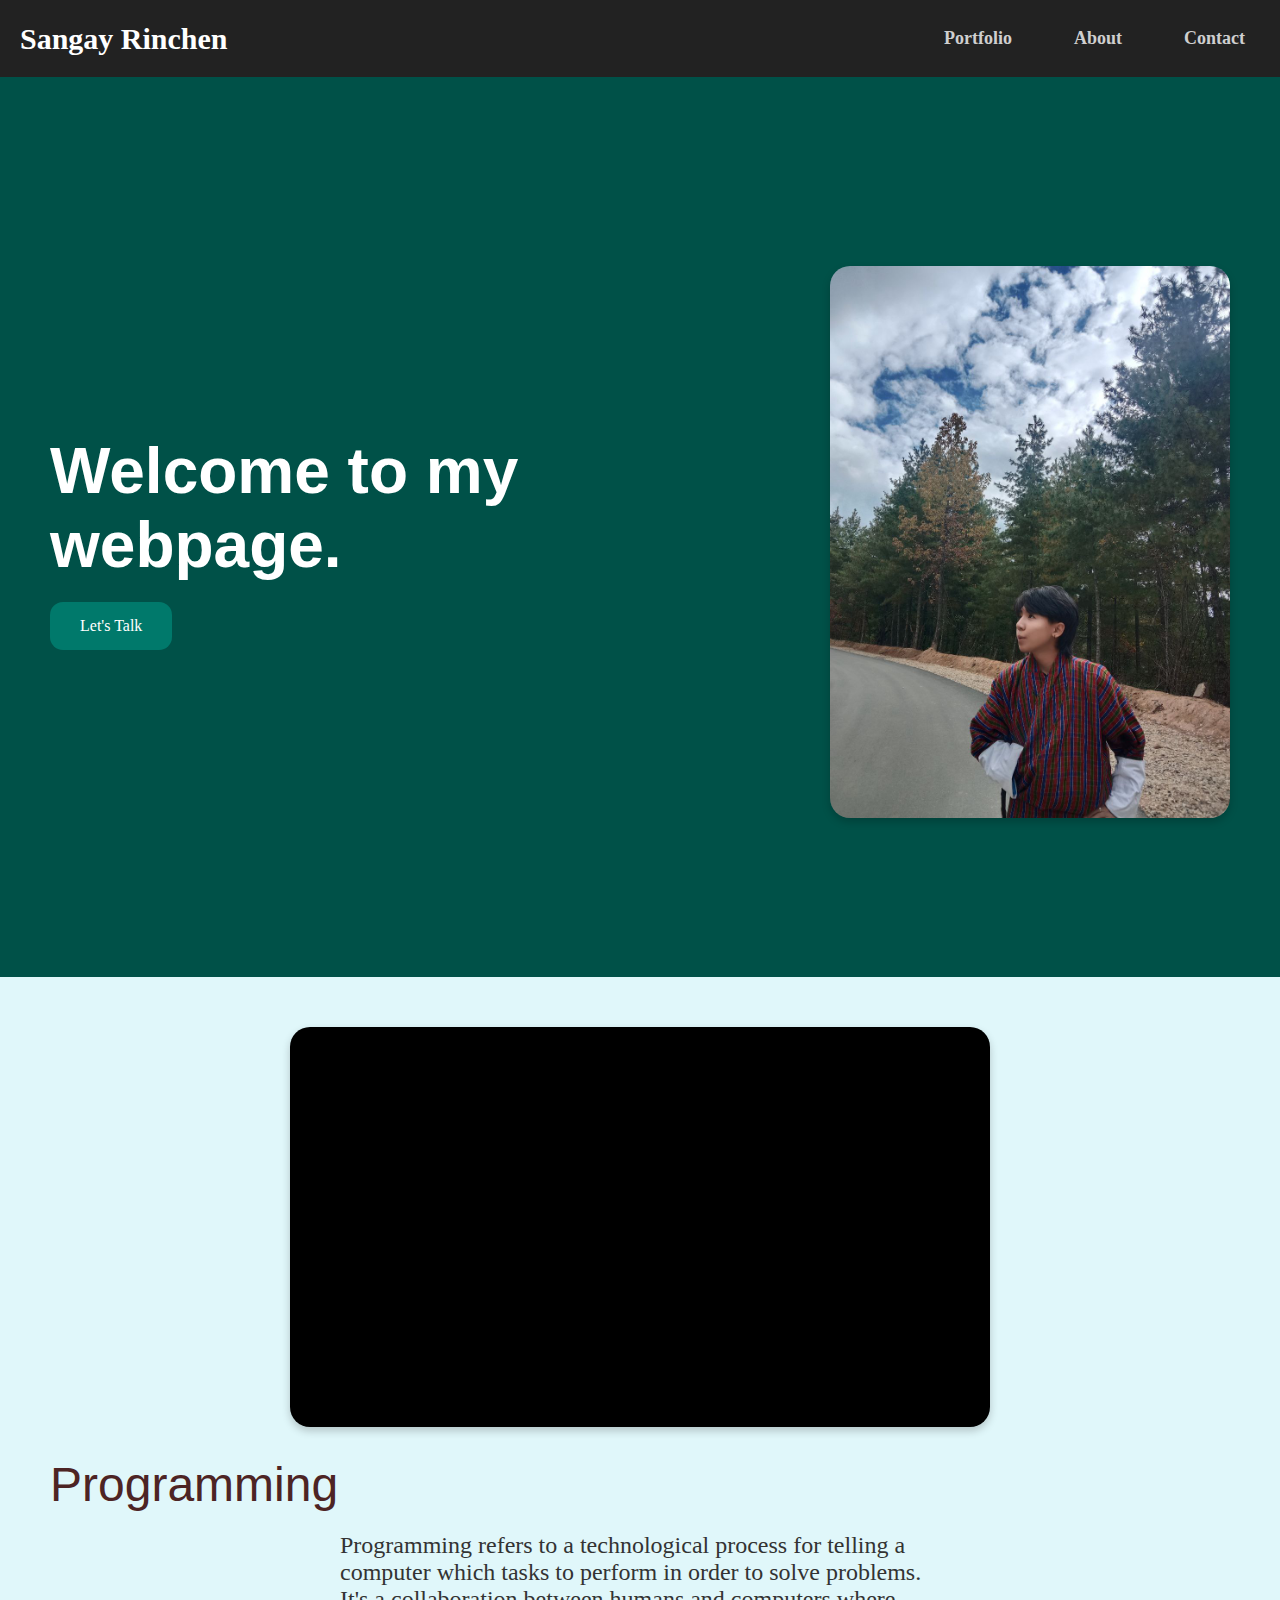
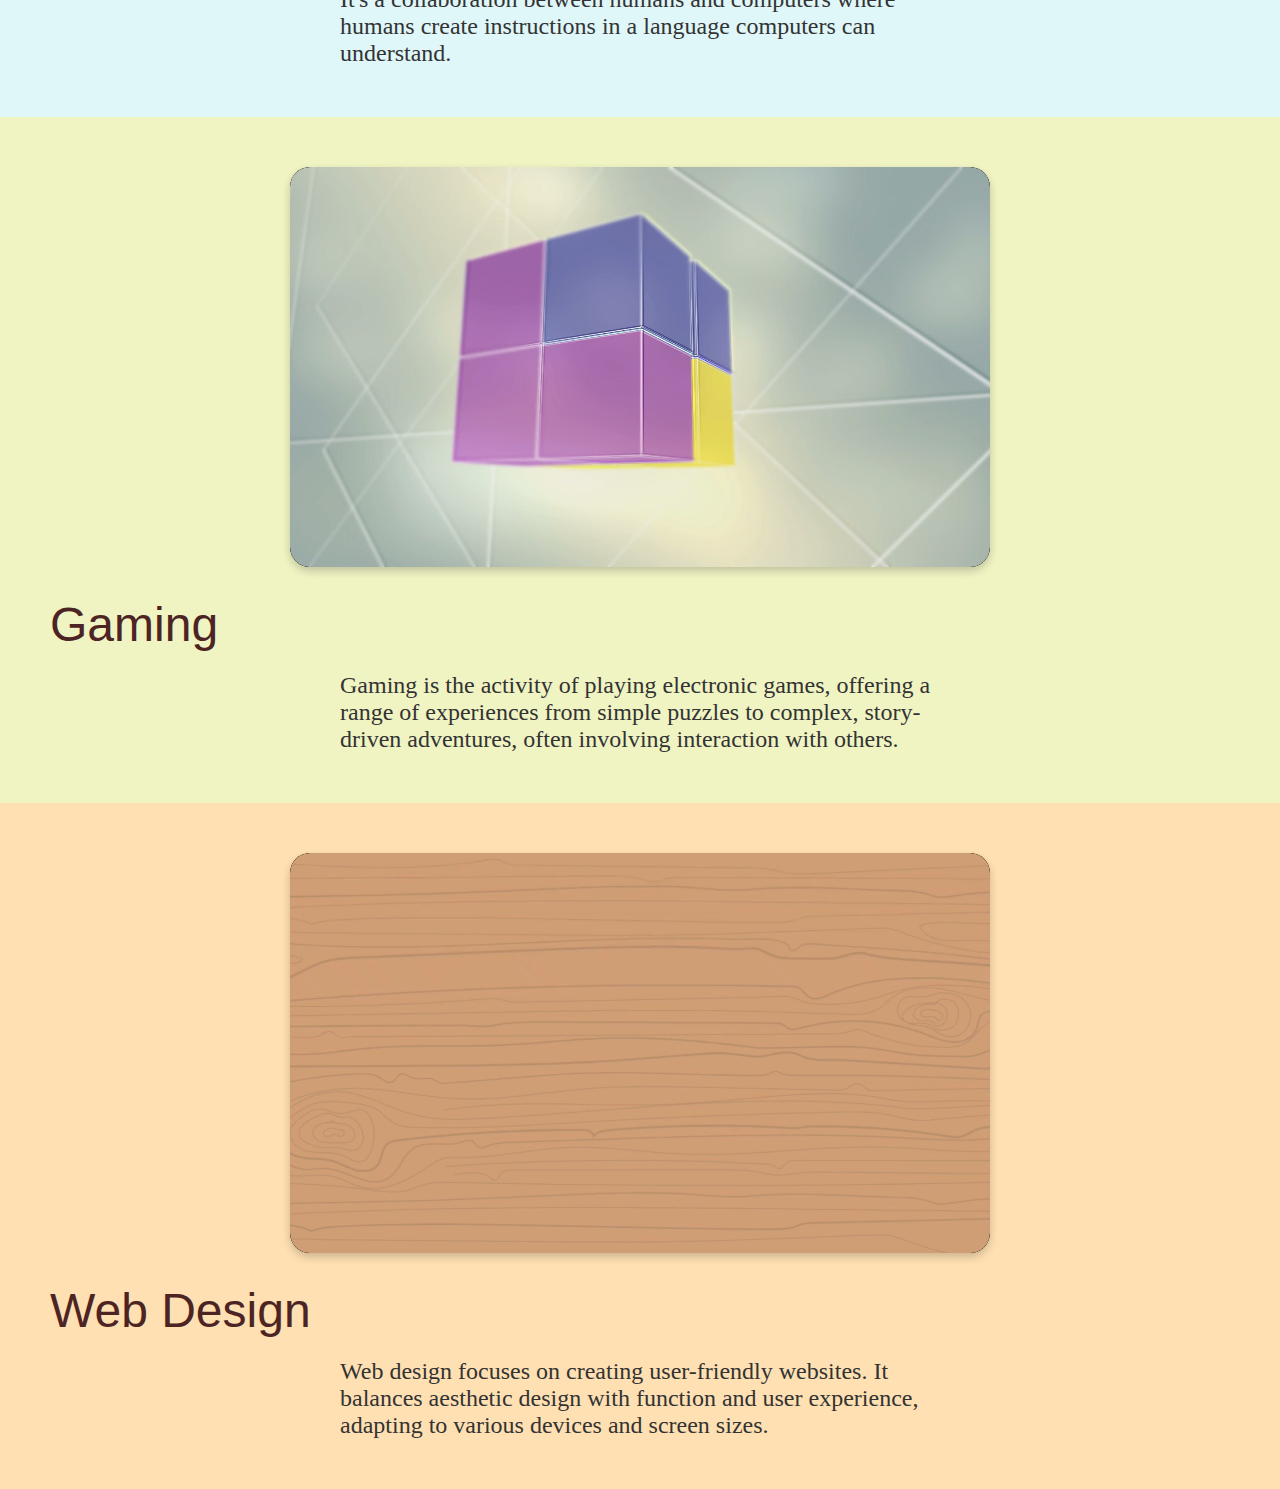
<file: index.html>
<!DOCTYPE html>
<html lang="en">
  <head>
    <meta charset="UTF-8" />
    <meta name="viewport" content="width=device-width, initial-scale=1.0" />
    <link rel="stylesheet" href="index.css" />
    <title>Portfolio - Sangay Rinchen</title>
  </head>
  <body>
    <header class="header">
      <div class="logo">
        <h1><a href="index.html">Sangay Rinchen</a></h1>
      </div>
      <nav class="navbar">
        <ul>
          <li><a href="portfolio.html">Portfolio</a></li>
          <li><a href="about.html">About</a></li>
          <li><a href="contact.html">Contact</a></li>
        </ul>
      </nav>
    </header>

    <div class="homepage">
      <div>
        <div class="text-wrapper">Welcome to my webpage.</div>
        <div class="pbutton"><span>Let's Talk</span></div>
      </div>
      <div class="frame"></div>
    </div>

    <div class="section bg-alt">
      <div class="frame-1">
        <video src="imgs/web.mp4" autoplay loop muted></video>
      </div>
      <div class="section-title">Programming</div>
      <p class="section-content">
        Programming refers to a technological process for telling a computer which tasks to perform in order to solve problems. It's a collaboration between humans and computers where humans create instructions in a language computers can understand.
      </p>
    </div>

    <div class="section bg-light">
      <div class="frame-2">
        <video src="imgs/Cube.mp4" autoplay loop muted></video>
      </div>
      <div class="section-title">Gaming</div>
      <p class="section-content">
        Gaming is the activity of playing electronic games, offering a range of experiences from simple puzzles to complex, story-driven adventures, often involving interaction with others.
      </p>
    </div>

    <div class="section bg-accent">
      <div class="frame-3">
        <video src="imgs/web.mp4" autoplay loop muted></video>
      </div>
      <div class="section-title">Web Design</div>
      <p class="section-content">
        Web design focuses on creating user-friendly websites. It balances aesthetic design with function and user experience, adapting to various devices and screen sizes.
      </p>
    </div>
  </body>
</html>
</file>
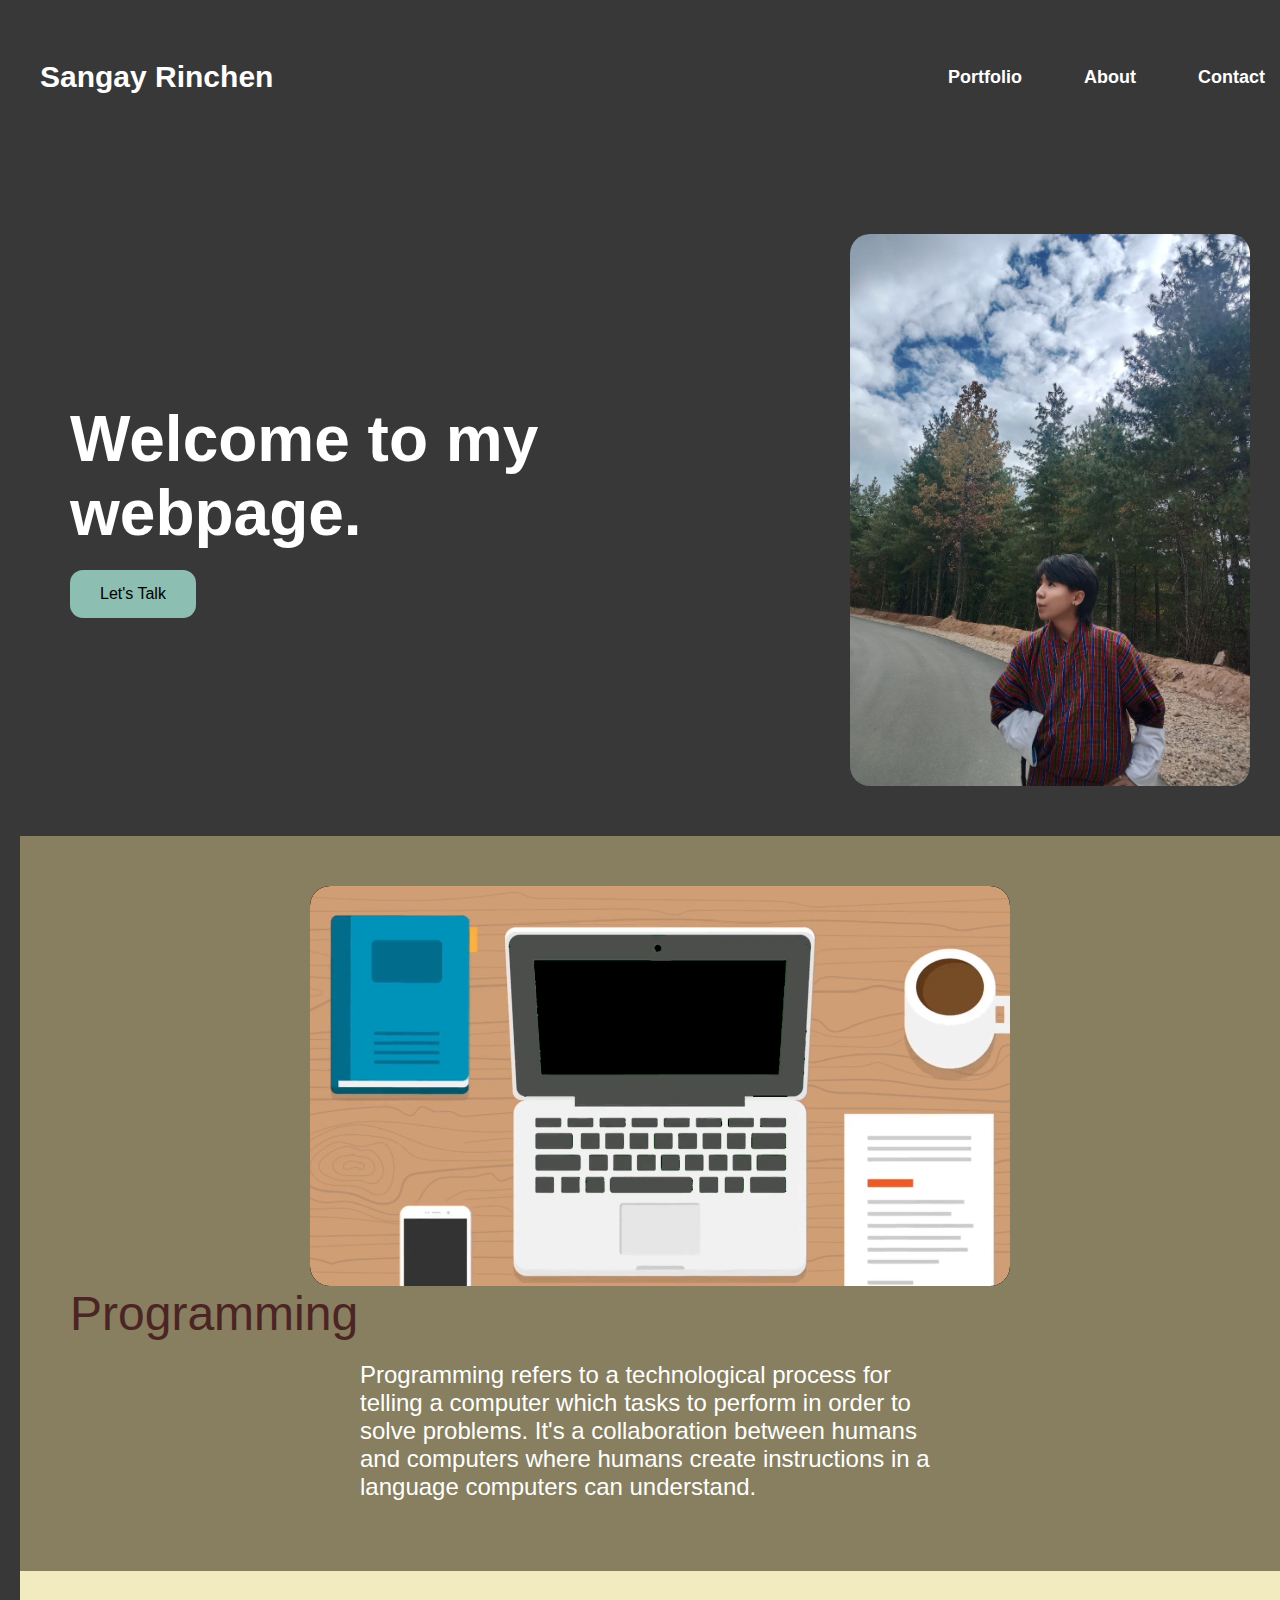
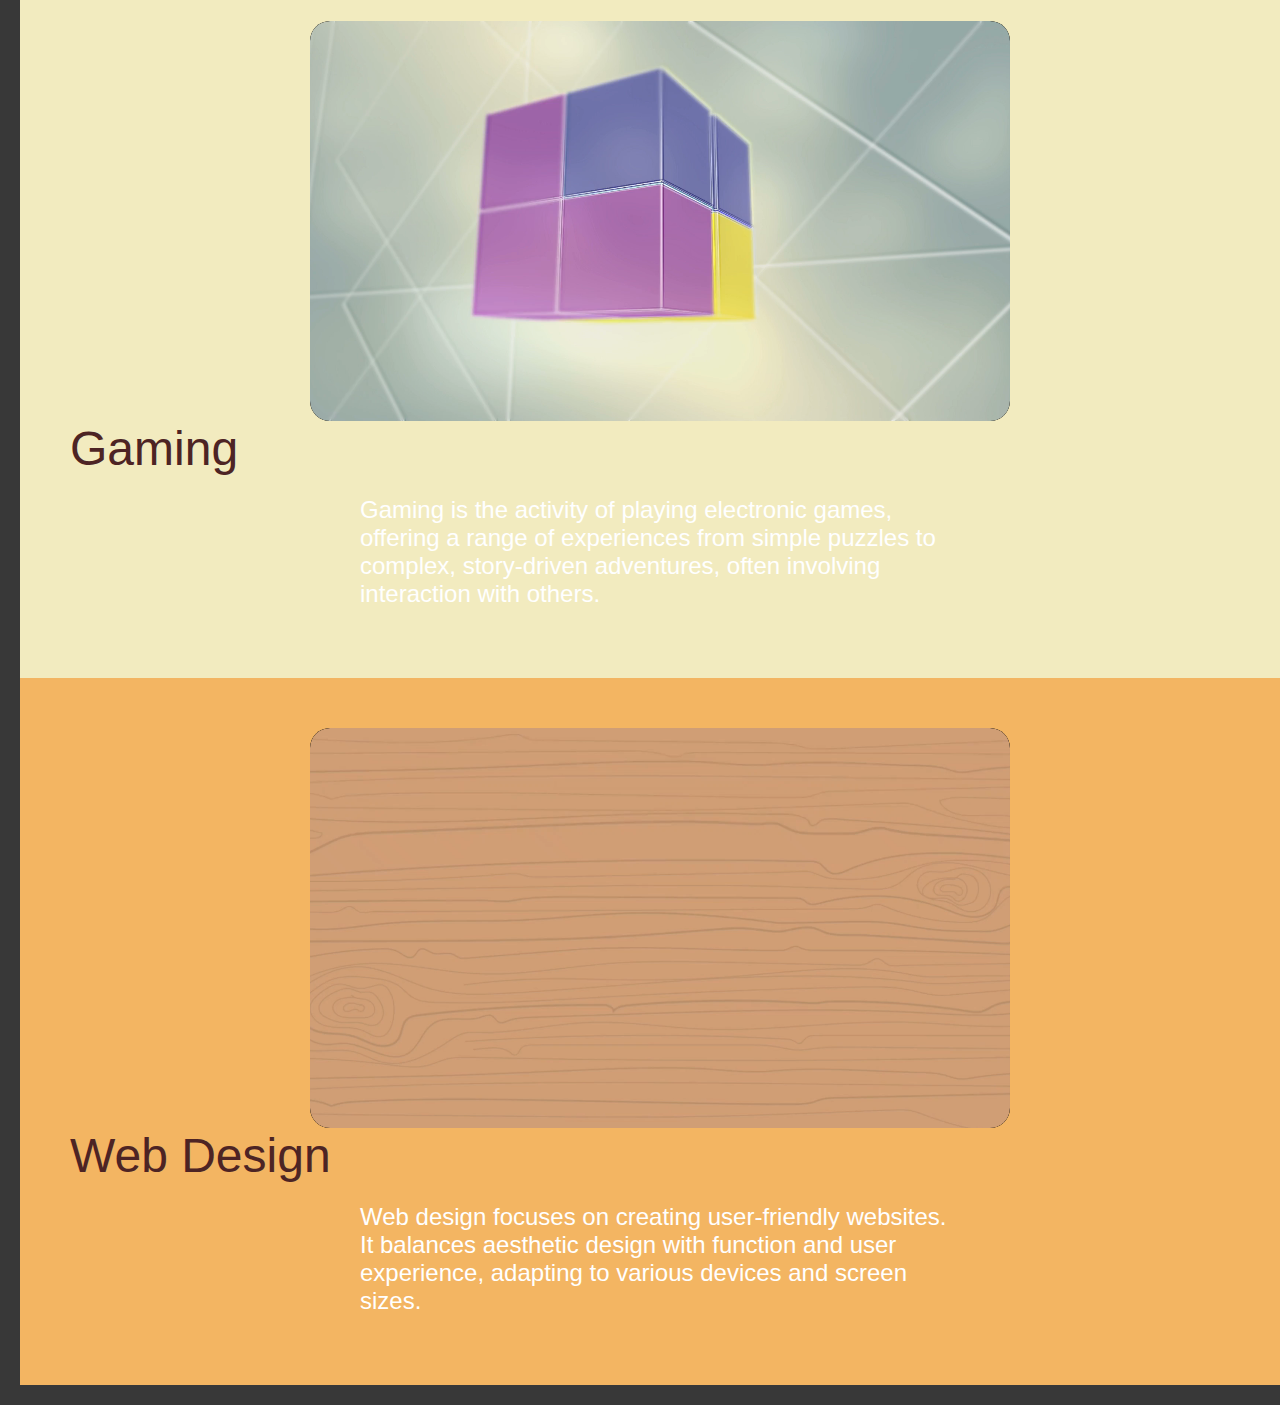
<file: webpage/index.html>
<!DOCTYPE html>
<html lang="en">
  <head>
    <meta charset="UTF-8" />
    <meta name="viewport" content="width=device-width, initial-scale=1.0" />
    <link rel="stylesheet" href="index.css" />
    <title>Portfolio - Sangay Rinchen</title>
  </head>
  <body>
    <div class="homepage">
      <div class="content-wrapper">
        
        <div class="header">
          <div class="logo">
            <h1>Sangay Rinchen</h1>
          </div>
          <div class="navbar">
            <ul>
              <li><a href="portfolio.html">Portfolio</a></li>
              <li><a href="about.html">About</a></li>
              <li><a href="contact.html">Contact</a></li>
            </ul>
          </div>
        </div>

        <div class="herobox">
          <div>
            <div class="text-wrapper">Welcome to my webpage.</div>
            <div class="pbutton"><span>Let's Talk</span></div>
          </div>
          <div class="frame"></div>
        </div>

        <div class="section bg-alt">
          <div class="frame-3">
            <video src="/webpage/imgs/web.mp4" autoplay loop muted></video>
          </div>
          <div class="section-title">Programming</div>
          <p class="section-content">
            Programming refers to a technological process for telling a computer which tasks to perform in order to
            solve problems. It's a collaboration between humans and computers where humans create instructions in a
            language computers can understand.
          </p>
        </div>

        <div class="section bg-light">
          <div class="frame-5">
            <video src="/webpage/imgs/Cube.mp4" autoplay loop muted></video>
          </div>
          <div class="section-title">Gaming</div>
          <p class="section-content">
            Gaming is the activity of playing electronic games, offering a range of experiences from simple puzzles to
            complex, story-driven adventures, often involving interaction with others.
          </p>
        </div>

        <div class="section bg-accent">
          <div class="frame-8">
            <video src="/webpage/imgs/web.mp4" autoplay loop muted></video>
          </div>
          <div class="section-title">Web Design</div>
          <p class="section-content">
            Web design focuses on creating user-friendly websites. It balances aesthetic design with function and user
            experience, adapting to various devices and screen sizes.
          </p>
        </div>
      </div>
    </div>
  </body>
</html>
</file>
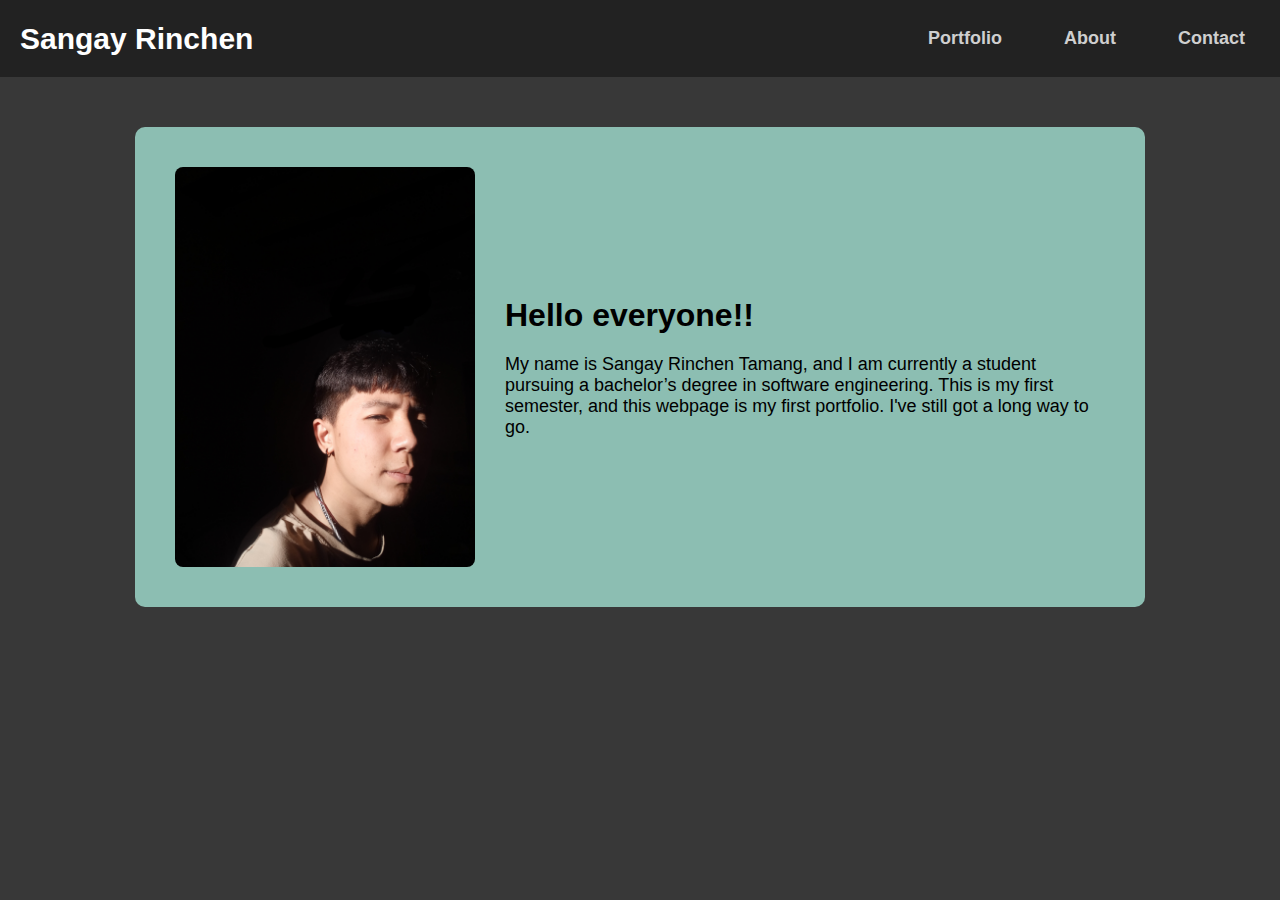
<file: about.html>
<!DOCTYPE html>
<html lang="en">
<head>
    <meta charset="UTF-8">
    <meta name="viewport" content="width=device-width, initial-scale=1.0">
    <link rel="stylesheet" href="about.css">
    <title>About - Sangay Rinchen</title>
</head>
<body>
  <div class="homepage">
    <header class="header">
      <div class="logo">
        <h1><a href="index.html">Sangay Rinchen</a></h1>
      </div>
      <nav class="navbar">
        <ul>
          <li><a href="portfolio.html">Portfolio</a></li>
          <li><a href="about.html">About</a></li>
          <li><a href="contact.html">Contact</a></li>
        </ul>
      </nav>
    </header>
    
    <section class="about">
      <div class="about-content">
        <div class="profile-frame">
          <img class="profile-image" src="imgs/IMG20231209151824.jpg" alt="Sangay Rinchen">
          <div class="text-content">
            <h2>Hello everyone!!</h2>
            <p class="introduction">
              My name is Sangay Rinchen Tamang, and I am currently a student pursuing a bachelor’s degree in software engineering.
              This is my first semester, and this webpage is my first portfolio. I've still got a long way to go.
            </p>
          </div>
        </div>
      </div>
    </section>
  </div>
</body>
</html>
</file>
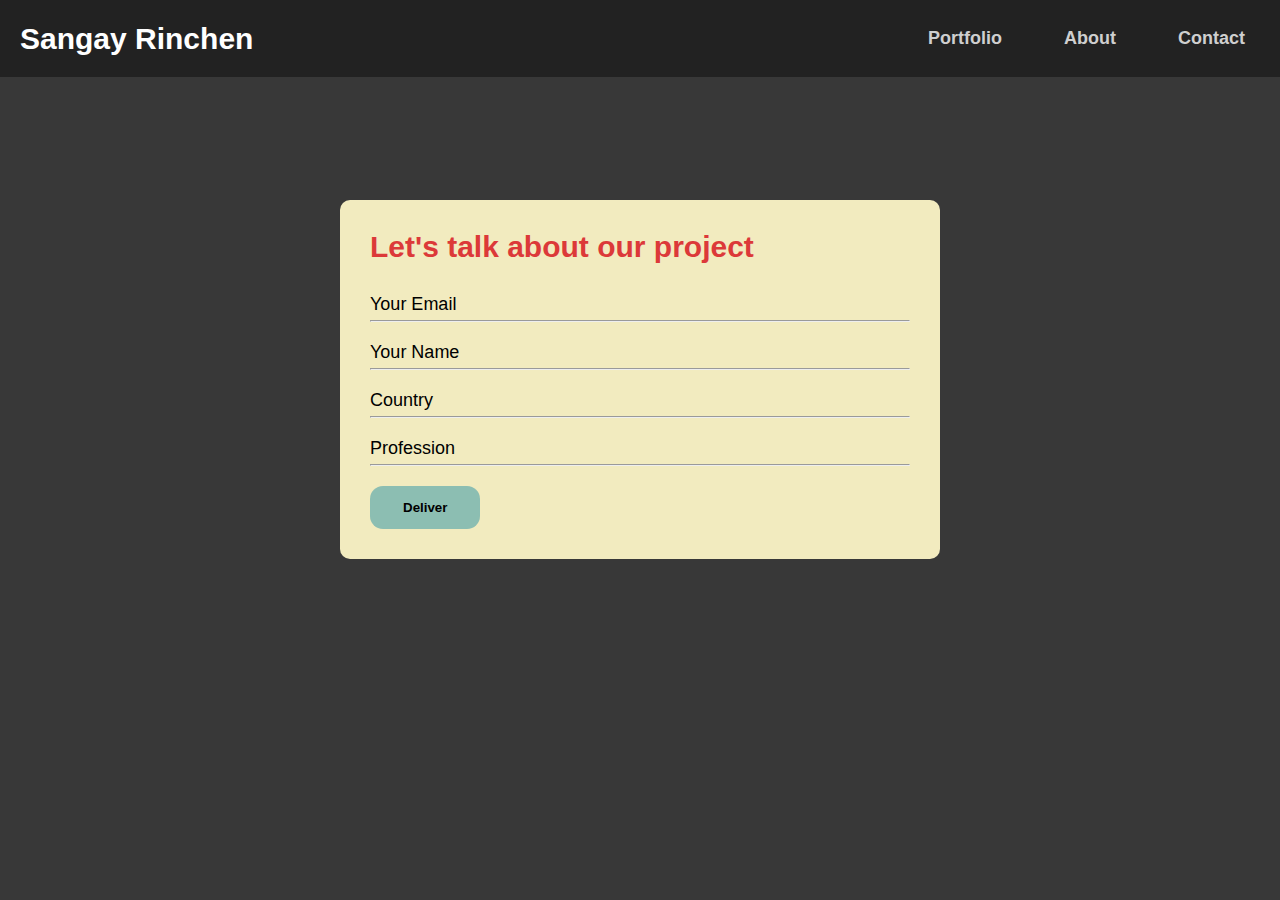
<file: contact.html>
<!DOCTYPE html>
<html lang="en">
<head>
    <meta charset="UTF-8">
    <meta name="viewport" content="width=device-width, initial-scale=1.0">
    <link rel="stylesheet" href="contact.css">
    <title>Contact - Sangay Rinchen</title>
</head>
<body>
  <div class="homepage">
    <header class="header">
      <div class="logo">
        <h1><a href="index.html">Sangay Rinchen</a></h1>
      </div>
      <nav class="navbar">
        <ul>
          <li><a href="portfolio.html">Portfolio</a></li>
          <li><a href="about.html">About</a></li>
          <li><a href="contact.html">Contact</a></li>
        </ul>
      </nav>
    </header>
  </div>

  <section class="contact">
      <div class="form-container">
        <p class="intro-text">Let's talk about our project</p>

        <div class="input-group">
          <label>Your Email</label>
          <hr class="divider" />
        </div>
        <div class="input-group">
          <label>Your Name</label>
          <hr class="divider" />
        </div>
        <div class="input-group">
          <label>Country</label>
          <hr class="divider" />
        </div>
        <div class="input-group">
          <label>Profession</label>
          <hr class="divider" />
        </div>

        <button class="submit-button"><a href="#"></a>Deliver</button>
        
      </div>
    </div>
  </section>       
</body>
</html>
</file>
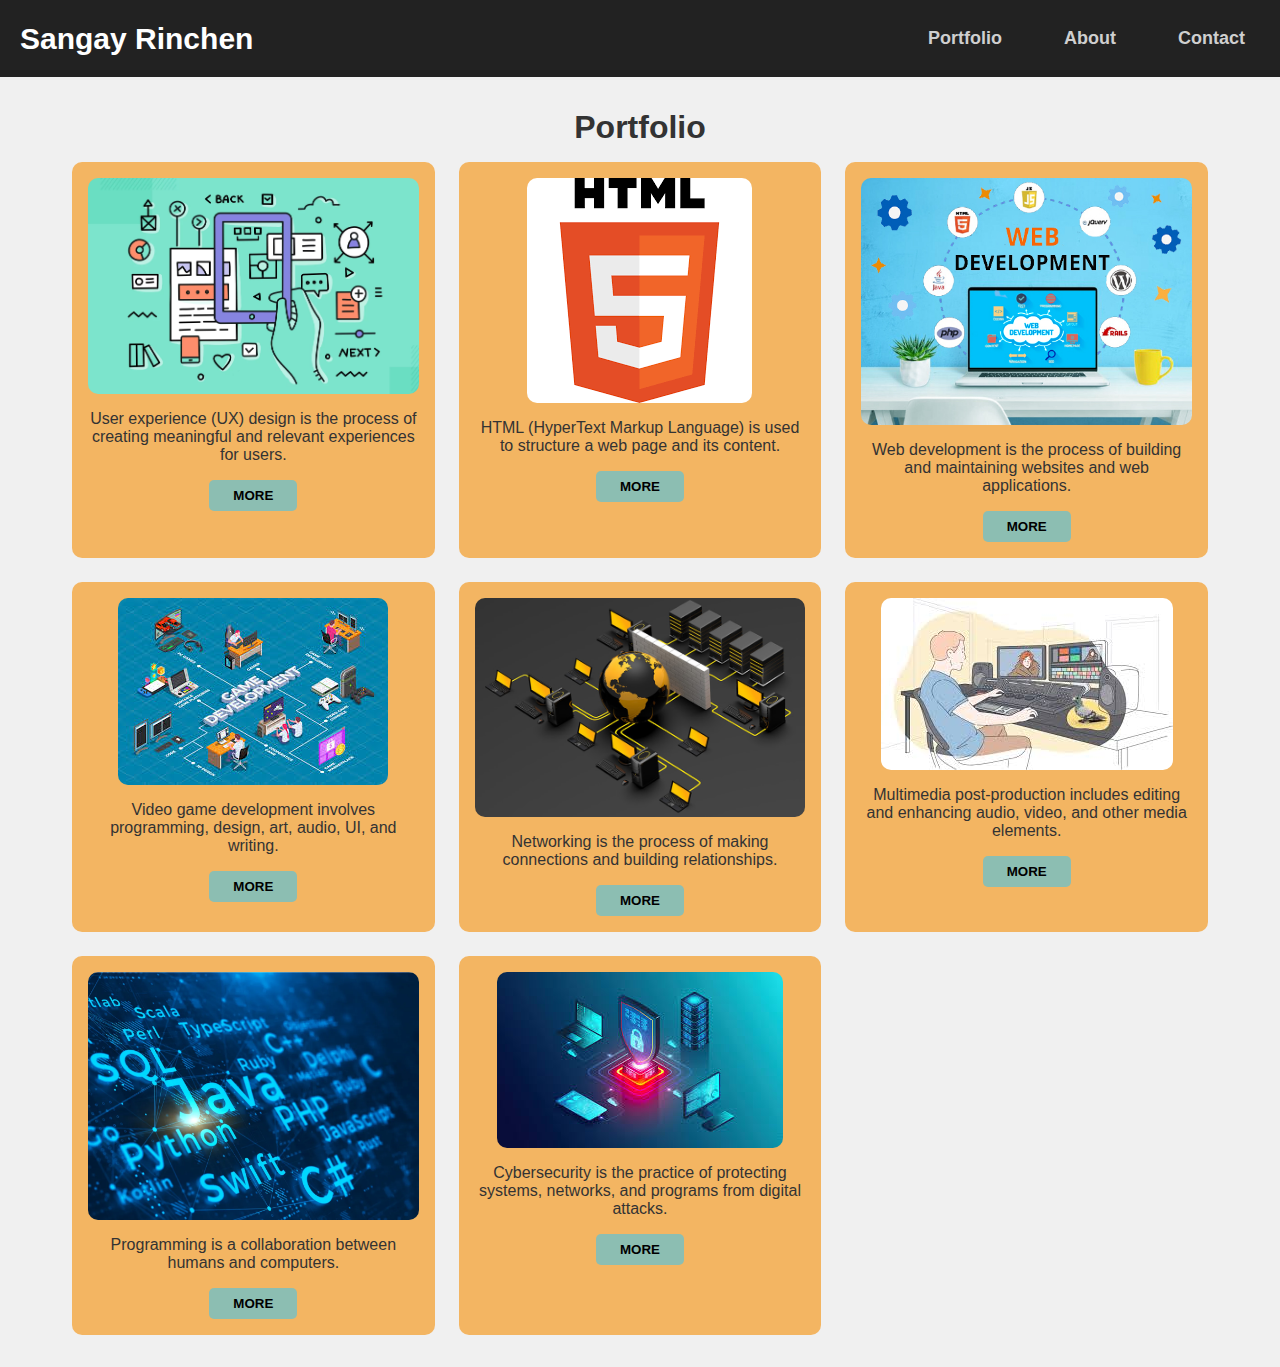
<file: portfolio.html>
<!DOCTYPE html>
<html lang="en">
<head>
    <meta charset="UTF-8">
    <meta name="viewport" content="width=device-width, initial-scale=1.0">
    <link rel="stylesheet" href="portfolio.css">
    <title>Sangay Rinchen - Portfolio</title>
</head>
<body>
  <div class="homepage">
    <header class="header">
      <div class="logo">
        <h1><a href="index.html">Sangay Rinchen</a></h1>
      </div>
      <nav class="navbar">
        <ul>
          <li><a href="portfolio.html">Portfolio</a></li>
          <li><a href="about.html">About</a></li>
          <li><a href="contact.html">Contact</a></li>
        </ul>
      </nav>
    </header>

  <main class="portfolio">
    <h2 class="portfolio-title">Portfolio</h2>
    <div class="portfolio-grid">

      <div class="project-card">
        <img src="imgs/ux.png" alt="UX Design">
        <p>User experience (UX) design is the process of creating meaningful and relevant experiences for users.</p>
        <button class="more-btn">MORE</button>
      </div>
      <div class="project-card">
        <img src="imgs/html.png" alt="HTML">
        <p>HTML (HyperText Markup Language) is used to structure a web page and its content.</p>
        <button class="more-btn">MORE</button>
      </div>
      <div class="project-card">
        <img src="imgs/webdev.jpg" alt="Web Development">
        <p>Web development is the process of building and maintaining websites and web applications.</p>
        <button class="more-btn">MORE</button>
      </div>
      <div class="project-card">
        <img src="imgs/game.jpeg" alt="Game Development">
        <p>Video game development involves programming, design, art, audio, UI, and writing.</p>
        <button class="more-btn">MORE</button>
      </div>
      <div class="project-card">
        <img src="imgs/network.jpg" alt="Networking">
        <p>Networking is the process of making connections and building relationships.</p>
        <button class="more-btn">MORE</button>
      </div>
      <div class="project-card">
        <img src="imgs/post.jpeg" alt="Post-Production">
        <p>Multimedia post-production includes editing and enhancing audio, video, and other media elements.</p>
        <button class="more-btn">MORE</button>
      </div>
      <div class="project-card">
        <img src="imgs/programing.webp" alt="Programming">
        <p>Programming is a collaboration between humans and computers.</p>
        <button class="more-btn">MORE</button>
      </div>
      <div class="project-card">
        <img src="imgs/cyber.jpeg" alt="Cybersecurity">
        <p>Cybersecurity is the practice of protecting systems, networks, and programs from digital attacks.</p>
        <button class="more-btn">MORE</button>
      </div>
    </div>
  </main>
</body>
</html>
</file>
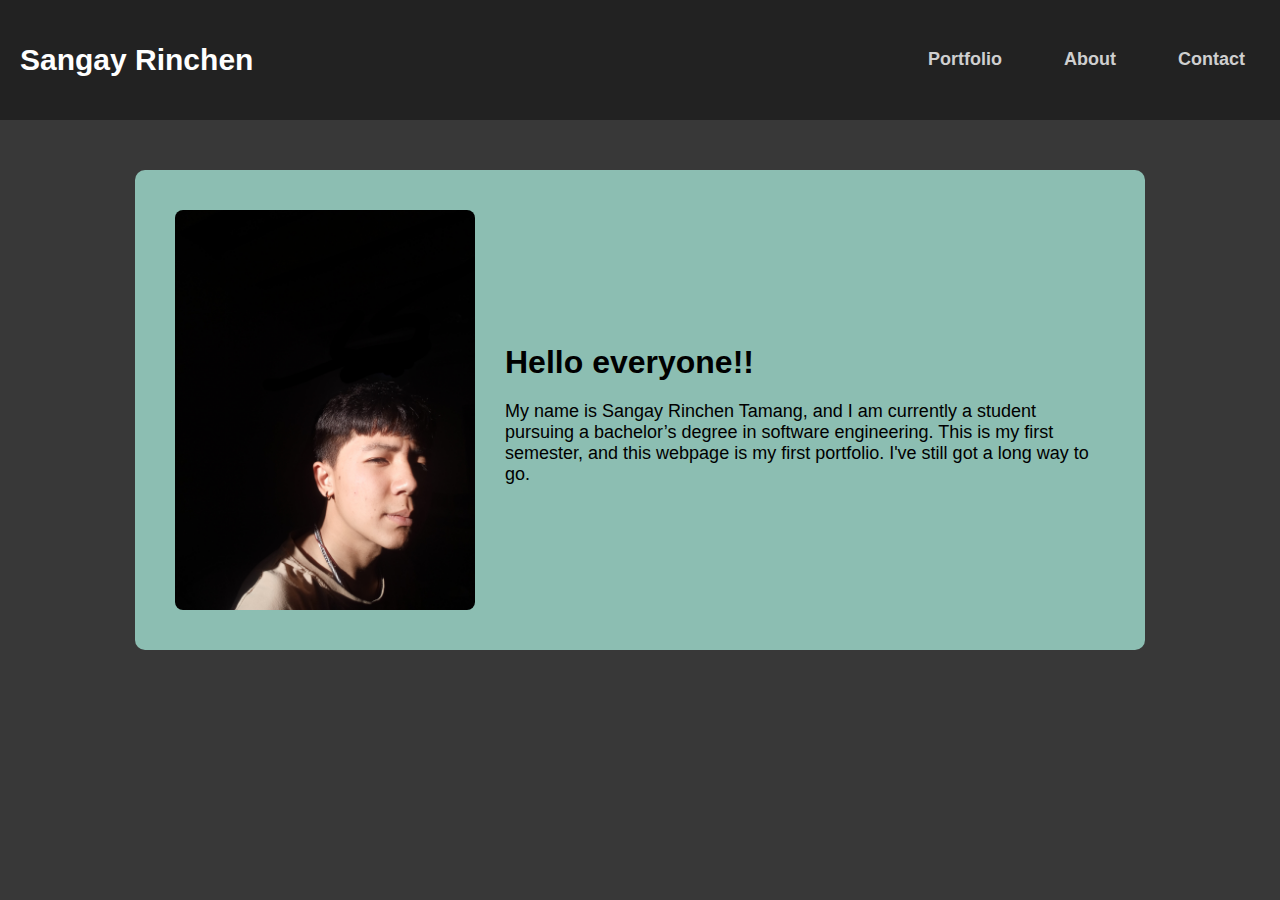
<file: webpage/about.html>
<!DOCTYPE html>
<html lang="en">
<head>
    <meta charset="UTF-8">
    <meta name="viewport" content="width=device-width, initial-scale=1.0">
    <link rel="stylesheet" href="about.css">
    <title>About - Sangay Rinchen</title>
</head>
<body>
  <div class="homepage">
    <header class="header">
      <div class="logo">
        <h1><a href="index.html">Sangay Rinchen</a></h1>
      </div>
      <nav class="navbar">
        <ul>
          <li><a href="portfolio.html">Portfolio</a></li>
          <li><a href="about.html">About</a></li>
          <li><a href="contact.html">Contact</a></li>
        </ul>
      </nav>
    </header>
    
    <section class="about">
      <div class="about-content">
        <div class="profile-frame">
          <img class="profile-image" src="/webpage/imgs/IMG20231209151824.jpg" alt="Sangay Rinchen">
          <div class="text-content">
            <h2>Hello everyone!!</h2>
            <p class="introduction">
              My name is Sangay Rinchen Tamang, and I am currently a student pursuing a bachelor’s degree in software engineering.
              This is my first semester, and this webpage is my first portfolio. I've still got a long way to go.
            </p>
          </div>
        </div>
      </div>
    </section>
  </div>
</body>
</html>
</file>
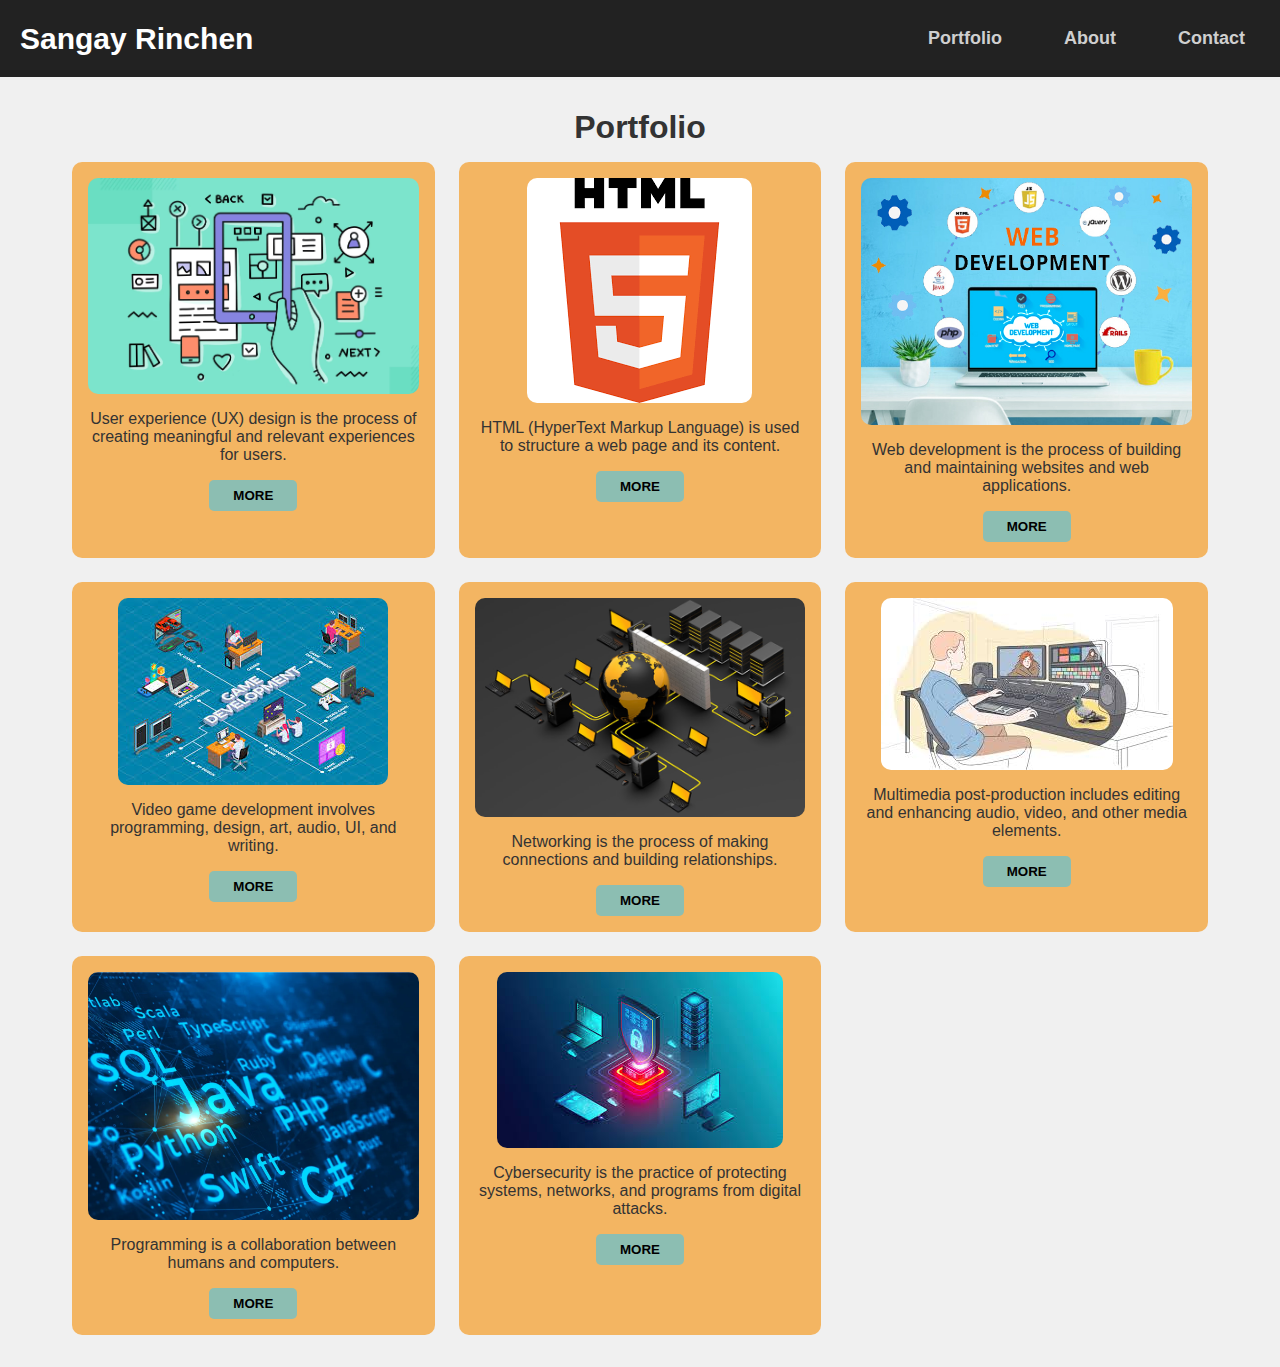
<file: webpage/portfolio.html>
<!DOCTYPE html>
<html lang="en">
<head>
    <meta charset="UTF-8">
    <meta name="viewport" content="width=device-width, initial-scale=1.0">
    <link rel="stylesheet" href="portfolio.css">
    <title>Sangay Rinchen - Portfolio</title>
</head>
<body>
  <div class="homepage">
    <header class="header">
      <div class="logo">
        <h1><a href="index.html">Sangay Rinchen</a></h1>
      </div>
      <nav class="navbar">
        <ul>
          <li><a href="portfolio.html">Portfolio</a></li>
          <li><a href="about.html">About</a></li>
          <li><a href="contact.html">Contact</a></li>
        </ul>
      </nav>
    </header>

  <main class="portfolio">
    <h2 class="portfolio-title">Portfolio</h2>
    <div class="portfolio-grid">

      <div class="project-card">
        <img src="/webpage/imgs/ux.png" alt="UX Design">
        <p>User experience (UX) design is the process of creating meaningful and relevant experiences for users.</p>
        <button class="more-btn">MORE</button>
      </div>
      <div class="project-card">
        <img src="/webpage/imgs/html.png" alt="HTML">
        <p>HTML (HyperText Markup Language) is used to structure a web page and its content.</p>
        <button class="more-btn">MORE</button>
      </div>
      <div class="project-card">
        <img src="/webpage/imgs/webdev.jpg" alt="Web Development">
        <p>Web development is the process of building and maintaining websites and web applications.</p>
        <button class="more-btn">MORE</button>
      </div>
      <div class="project-card">
        <img src="/webpage/imgs/game.jpeg" alt="Game Development">
        <p>Video game development involves programming, design, art, audio, UI, and writing.</p>
        <button class="more-btn">MORE</button>
      </div>
      <div class="project-card">
        <img src="/webpage/imgs/network.jpg" alt="Networking">
        <p>Networking is the process of making connections and building relationships.</p>
        <button class="more-btn">MORE</button>
      </div>
      <div class="project-card">
        <img src="/webpage/imgs/post.jpeg" alt="Post-Production">
        <p>Multimedia post-production includes editing and enhancing audio, video, and other media elements.</p>
        <button class="more-btn">MORE</button>
      </div>
      <div class="project-card">
        <img src="/webpage/imgs/programing.webp" alt="Programming">
        <p>Programming is a collaboration between humans and computers.</p>
        <button class="more-btn">MORE</button>
      </div>
      <div class="project-card">
        <img src="/webpage/imgs/cyber.jpeg" alt="Cybersecurity">
        <p>Cybersecurity is the practice of protecting systems, networks, and programs from digital attacks.</p>
        <button class="more-btn">MORE</button>
      </div>
    </div>
  </main>
</body>
</html>
</file>
<file: index.css>
* {
  margin: 0;
  padding: 0;
  box-sizing: border-box;
}
  .header {
    display: flex;
    justify-content: space-between;
    align-items: center;
    padding: 20px;
    background-color: #222;
  }
  
  .logo h1 a {
    font-size: 30px;
    color: white;
    text-decoration: none;
  }
  
  .navbar ul {
    list-style: none;
    display: flex;
    gap: 2rem;
    margin: 0;
  }
  
  .navbar li a {
    color: #cfcfcf;
    font-size: 18px;
    font-weight: 600;
    text-decoration: none;
    padding: 10px 15px;
    border-radius: 25px;
    transition: 0.3s;
  }
  
  .navbar li a:hover,
  .navbar li a.active {
    background-color: #8cbeb2;
  } 
  
  .homepage {
    display: flex;
    align-items: center;
    justify-content: space-between;
    background-color: #005148;
    padding: 100px 50px 50px;
    min-height: 100vh;
    padding-top: 80px;
  }
  
  .text-wrapper {
    font-family: 'Arial', sans-serif;
    font-size: 64px;
    font-weight: 900;
    color: #ffffff;
    max-width: 600px;
  }
  
  .frame {
    width: 400px;
    height: 552px;
    border-radius: 20px;
    background-image: url(./imgs/me.jpg);
    background-size: cover;
    background-position: center;
    box-shadow: 0 4px 8px rgba(0, 0, 0, 0.2);
  }
  
  .pbutton {
    display: inline-flex;
    align-items: center;
    justify-content: center;
    gap: 10px;
    padding: 15px 30px;
    background-color: #00796b;
    color: #ffffff;
    border-radius: 13px;
    cursor: pointer;
    margin-top: 20px;
    transition: background-color 0.3s;
  }
  
  .pbutton:hover {
    background-color: #004d40;
  }
  
  .section {
    padding: 50px;
    text-align: left;
  }
  
  .bg-alt {
    background-color: #e0f7fa;
  }
  
  .bg-light {
    background-color: #f0f4c3;
  }
  
  .bg-accent {
    background-color: #ffe0b2;
  }
  
  .frame-1, .frame-2, .frame-3 {
    width: 700px;
    height: 400px;
    background-color: #000000;
    border-radius: 20px;
    margin: 0 auto 30px;
    overflow: hidden;
    box-shadow: 0 4px 8px rgba(0, 0, 0, 0.2);
  }
  
  .frame-1 video, .frame-2 video, .frame-3 video {
    width: 100%;
    height: 100%;
    object-fit: cover;
    border-radius: 20px;
  }
  
  .section-title {
    font-family: 'Roboto Slab', Helvetica, sans-serif;
    font-size: 48px;
    color: #4d2424;
    margin-bottom: 20px;
  }
  
  .section-content {
    font-size: 24px;
    color: #333333;
    max-width: 600px;
    margin: 0 auto;
  }
</file>
<file: webpage/index.css>
:root {
  --bg-color-dark: #383838;
  --bg-color-light: #f2ebbf;
  --bg-color-accent: #f3b562;
  --highlight-color: #8cbeb2;
  --text-color-light: #ffffff;
  --text-color-dark: #000000;
  --font-primary: "Roboto Flex-Black", Helvetica, sans-serif;
  --font-secondary: "Rosario", Helvetica, sans-serif;
}

body {
  margin: 0;
  font-family: var(--font-secondary);
  color: var(--text-color-dark);
}

.homepage {
  background-color: var(--bg-color-dark);
  display: flex;
  justify-content: center;
  width: 100%;
  padding: 20px;
}

.content-wrapper {
  max-width: 1440px;
  width: 100%;
  background-color: var(--bg-color-dark);
  position: relative;
}

/* Header */
.header {
  display: flex;
  align-items: center;
  justify-content: space-between;
  padding: 20px;
}

.logo h1 {
  font-size: 30px;
  color: white;
}

.navbar ul {
  list-style: none;
  display: flex;
  gap: 2rem;
  margin: 0;
}

.navbar li a {
  color: var(--text-color-light);
  font-size: 18px;
  font-weight: 600;
  text-decoration: none;
  padding: 10px 15px;
  border-radius: 25px;
  transition: 0.3s;
}

.navbar li a:hover,
.navbar li a.active {
  background-color: var(--highlight-color);
}

/* Hero Section */
.herobox {
  display: flex;
  align-items: center;
  justify-content: space-between;
  background-color: var(--bg-color-dark);
  padding: 50px;
  border-radius: 20px;
  margin-top: 50px;
}

.text-wrapper {
  font-family: var(--font-primary);
  font-size: 64px;
  font-weight: 900;
  color: var(--text-color-light);
  max-width: 600px;
}

.frame {
  width: 400px;
  height: 552px;
  border-radius: 20px;
  background-image: url(./imgs/me.jpg);
  background-size: cover;
  background-position: center;
}

.pbutton {
  display: inline-flex;
  align-items: center;
  justify-content: center;
  gap: 10px;
  padding: 15px 30px;
  background-color: var(--highlight-color);
  border-radius: 13px;
  cursor: pointer;
  margin-top: 20px;
}

/* Section Styles */
.section {
  padding: 50px;
  text-align: left;
}

.frame-3 {
  width: 700px;
  height: 400px;
  background-color: #000000;
  border-radius: 20px;
  margin: 0 auto;
  overflow: hidden;
}

.frame-3 video {
  width: 100%;
  height: 100%;
  object-fit: cover;
  border-radius: 20px;
}

.frame-5 {
  width: 700px;
  height: 400px;
  background-color: #000000;
  border-radius: 20px;
  margin: 0 auto;
  overflow: hidden;
}

.frame-5 video {
  width: 100%;
  height: 100%;
  object-fit: cover;
  border-radius: 20px;
}

.frame-8 {
  width: 700px;
  height: 400px;
  background-color: #000000;
  border-radius: 20px;
  margin: 0 auto;
  overflow: hidden;
}

.frame-8 video {
  width: 100%;
  height: 100%;
  object-fit: cover;
  border-radius: 20px;
}

.section-title {
  font-family: "Roboto Slab-ExtraBold", Helvetica, sans-serif;
  font-size: 48px;
  color: #4d2424;
}

.section-content {
  font-size: 24px;
  color: var(--text-color-light);
  max-width: 600px;
  margin: 20px auto;
}

/* Section Background Colors */
.bg-light { background-color: var(--bg-color-light); }
.bg-accent { background-color: var(--bg-color-accent); }
.bg-alt { background-color: #877f5f; }
</file>
<file: about.css>
* {
  margin: 0;
  padding: 0;
  box-sizing: border-box;
}

body, html {
  margin: 0;
  padding: 0;
  font-family: Arial, sans-serif;
  background-color: #383838;
  color: #ffffff;
}

.header {
  display: flex;
  justify-content: space-between;
  align-items: center;
  padding: 20px;
  background-color: #222;
}

.logo h1 a {
  font-size: 30px;
  color: white;
  text-decoration: none;
}

.navbar ul {
  list-style: none;
  display: flex;
  gap: 2rem;
  margin: 0;
}

.navbar li a {
  color: #cfcfcf;
  font-size: 18px;
  font-weight: 600;
  text-decoration: none;
  padding: 10px 15px;
  border-radius: 25px;
  transition: 0.3s;
}

.navbar li a:hover,
.navbar li a.active {
  background-color: #8cbeb2;
}

.about {
  display: flex;
  justify-content: center;
  padding: 50px 20px;
}

.about-content {
  max-width: 1200px;
  background-color: #8cbeb2;
  padding: 40px;
  border-radius: 10px;
  display: flex;
  align-items: center;
}

.profile-frame {
  display: flex;
  gap: 30px;
  align-items: center;
}

.profile-image {
  width: 300px;
  height: 400px;
  object-fit: cover;
  border-radius: 8px;
}

.text-content h2 {
  font-size: 32px;
  color: #000000;
  margin-bottom: 20px;
}

.introduction {
  font-size: 18px;
  color: #000000;
  max-width: 600px;
}
</file>
<file: contact.css>
* {
  margin: 0;
  padding: 0;
  box-sizing: border-box;
}

body, html {
  margin: 0;
  padding: 0;
  font-family: Arial, sans-serif;
  background-color: #383838;
  color: #ffffff;
  height: 100%;
}

.homepage {
  display: flex;
  flex-direction: column;
  min-height: 200px;
}

.header {
  display: flex;
  justify-content: space-between;
  align-items: center;
  padding: 20px;
  background-color: #222;
}

.logo h1 a {
  font-size: 30px;
  color: white;
  text-decoration: none;
}

.navbar ul {
  list-style: none;
  display: flex;
  gap: 2rem;
  margin: 0;
}

.navbar li a {
  color: #cfcfcf;
  font-size: 18px;
  font-weight: 600;
  text-decoration: none;
  padding: 10px 15px;
  border-radius: 25px;
  transition: 0.3s;
}

.navbar li a:hover,
.navbar li a.active {
  background-color: #8cbeb2;
}

.contact {
  display: flex;
  justify-content: center;
  align-items: center;
  flex: 1;
}

.form-container {
  background-color: #f2ebbf;
  padding: 30px;
  border-radius: 10px;
  text-align: left;
  max-width: 600px;
  width: 100%;
}

.intro-text {
  font-size: 30px;
  font-weight: bold;
  color: #dc3939;
  margin-bottom: 30px;
}

.input-group {
  margin-bottom: 20px;
}

.input-group label {
  display: block;
  font-size: 18px;
  color: #000000;
  margin-bottom: 5px;
}

.divider {
  height: 1px;
  width: 100%;
  background-color: #000000;
}

.submit-button {
  display: inline-flex;
  align-items: center;
  justify-content: center;
  padding: 14px 33px;
  background-color: #8cbeb2;
  color: #000000;
  font-weight: bold;
  border: none;
  border-radius: 13px;
  cursor: pointer;
  transition: 0.3s;
}
</file>
<file: portfolio.css>
* {
  margin: 0;
  padding: 0;
  box-sizing: border-box;
}

body {
  font-family: Arial, sans-serif;
  color: #333;
  background-color: #f0f0f0;
}

.header {
  display: flex;
  justify-content: space-between;
  align-items: center;
  padding: 20px;
  background-color: #222;
}

.logo h1 a {
  font-size: 30px;
  color: white;
  text-decoration: none;
}

.navbar ul {
  list-style: none;
  display: flex;
  gap: 2rem;
  margin: 0;
}

.navbar li a {
  color: #cfcfcf;
  font-size: 18px;
  font-weight: 600;
  text-decoration: none;
  padding: 10px 15px;
  border-radius: 25px;
  transition: 0.3s;
}

.navbar li a:hover,
.navbar li a.active {
  background-color: #8cbeb2;
}

.portfolio {
  padding: 2rem;
  max-width: 1200px;
  margin: 0 auto;
}

.portfolio-title {
  font-size: 2rem;
  margin-bottom: 1rem;
  text-align: center;
}

.portfolio-grid {
  display: grid;
  grid-template-columns: repeat(auto-fill, minmax(300px, 1fr));
  gap: 1.5rem;
}

.project-card {
  background-color: #f3b562;
  padding: 1rem;
  border-radius: 10px;
  text-align: center;
  position: relative;
  overflow: hidden;
  display: flex;
  flex-direction: column;
  align-items: center;
}

.project-card img {
  max-width: 100%;
  height: auto;
  border-radius: 10px;
}

.project-card p {
  font-size: 1rem;
  color: #333;
  margin: 1rem 0;
}

.more-btn {
  background-color: #8cbeb2;
  color: #000;
  font-weight: bold;
  border: none;
  padding: 0.5rem 1.5rem;
  border-radius: 5px;
  cursor: pointer;
}

.more-btn:hover {
  background-color: #6ba6a2;
}
</file>
<file: webpage/about.css>
body, html {
  margin: 0;
  padding: 0;
  font-family: Arial, sans-serif;
  background-color: #383838;
  color: #ffffff;
}

.header {
  display: flex;
  justify-content: space-between;
  align-items: center;
  padding: 20px;
  background-color: #222;
}

.logo h1 a {
  font-size: 30px;
  color: white;
  text-decoration: none;
}

.navbar ul {
  list-style: none;
  display: flex;
  gap: 2rem;
  margin: 0;
}

.navbar li a {
  color: #cfcfcf;
  font-size: 18px;
  font-weight: 600;
  text-decoration: none;
  padding: 10px 15px;
  border-radius: 25px;
  transition: 0.3s;
}

.navbar li a:hover,
.navbar li a.active {
  background-color: #8cbeb2;
}

.about {
  display: flex;
  justify-content: center;
  padding: 50px 20px;
}

.about-content {
  max-width: 1200px;
  background-color: #8cbeb2;
  padding: 40px;
  border-radius: 10px;
  display: flex;
  align-items: center;
}

.profile-frame {
  display: flex;
  gap: 30px;
  align-items: center;
}

.profile-image {
  width: 300px;
  height: 400px;
  object-fit: cover;
  border-radius: 8px;
}

.text-content h2 {
  font-size: 32px;
  color: #000000;
  margin-bottom: 20px;
}

.introduction {
  font-size: 18px;
  color: #000000;
  max-width: 600px;
}
</file>
<file: webpage/portfolio.css>
* {
  margin: 0;
  padding: 0;
  box-sizing: border-box;
}

body {
  font-family: Arial, sans-serif;
  color: #333;
  background-color: #f0f0f0;
}

.header {
  display: flex;
  justify-content: space-between;
  align-items: center;
  padding: 20px;
  background-color: #222;
}

.logo h1 a {
  font-size: 30px;
  color: white;
  text-decoration: none;
}

.navbar ul {
  list-style: none;
  display: flex;
  gap: 2rem;
  margin: 0;
}

.navbar li a {
  color: #cfcfcf;
  font-size: 18px;
  font-weight: 600;
  text-decoration: none;
  padding: 10px 15px;
  border-radius: 25px;
  transition: 0.3s;
}

.navbar li a:hover,
.navbar li a.active {
  background-color: #8cbeb2;
}

.portfolio {
  padding: 2rem;
  max-width: 1200px;
  margin: 0 auto;
}

.portfolio-title {
  font-size: 2rem;
  margin-bottom: 1rem;
  text-align: center;
}

.portfolio-grid {
  display: grid;
  grid-template-columns: repeat(auto-fill, minmax(300px, 1fr));
  gap: 1.5rem;
}

.project-card {
  background-color: #f3b562;
  padding: 1rem;
  border-radius: 10px;
  text-align: center;
  position: relative;
  overflow: hidden;
  display: flex;
  flex-direction: column;
  align-items: center;
}

.project-card img {
  max-width: 100%;
  height: auto;
  border-radius: 10px;
}

.project-card p {
  font-size: 1rem;
  color: #333;
  margin: 1rem 0;
}

.more-btn {
  background-color: #8cbeb2;
  color: #000;
  font-weight: bold;
  border: none;
  padding: 0.5rem 1.5rem;
  border-radius: 5px;
  cursor: pointer;
  transition: background 0.3s ease;
}

.more-btn:hover {
  background-color: #6ba6a2;
}
</file>
